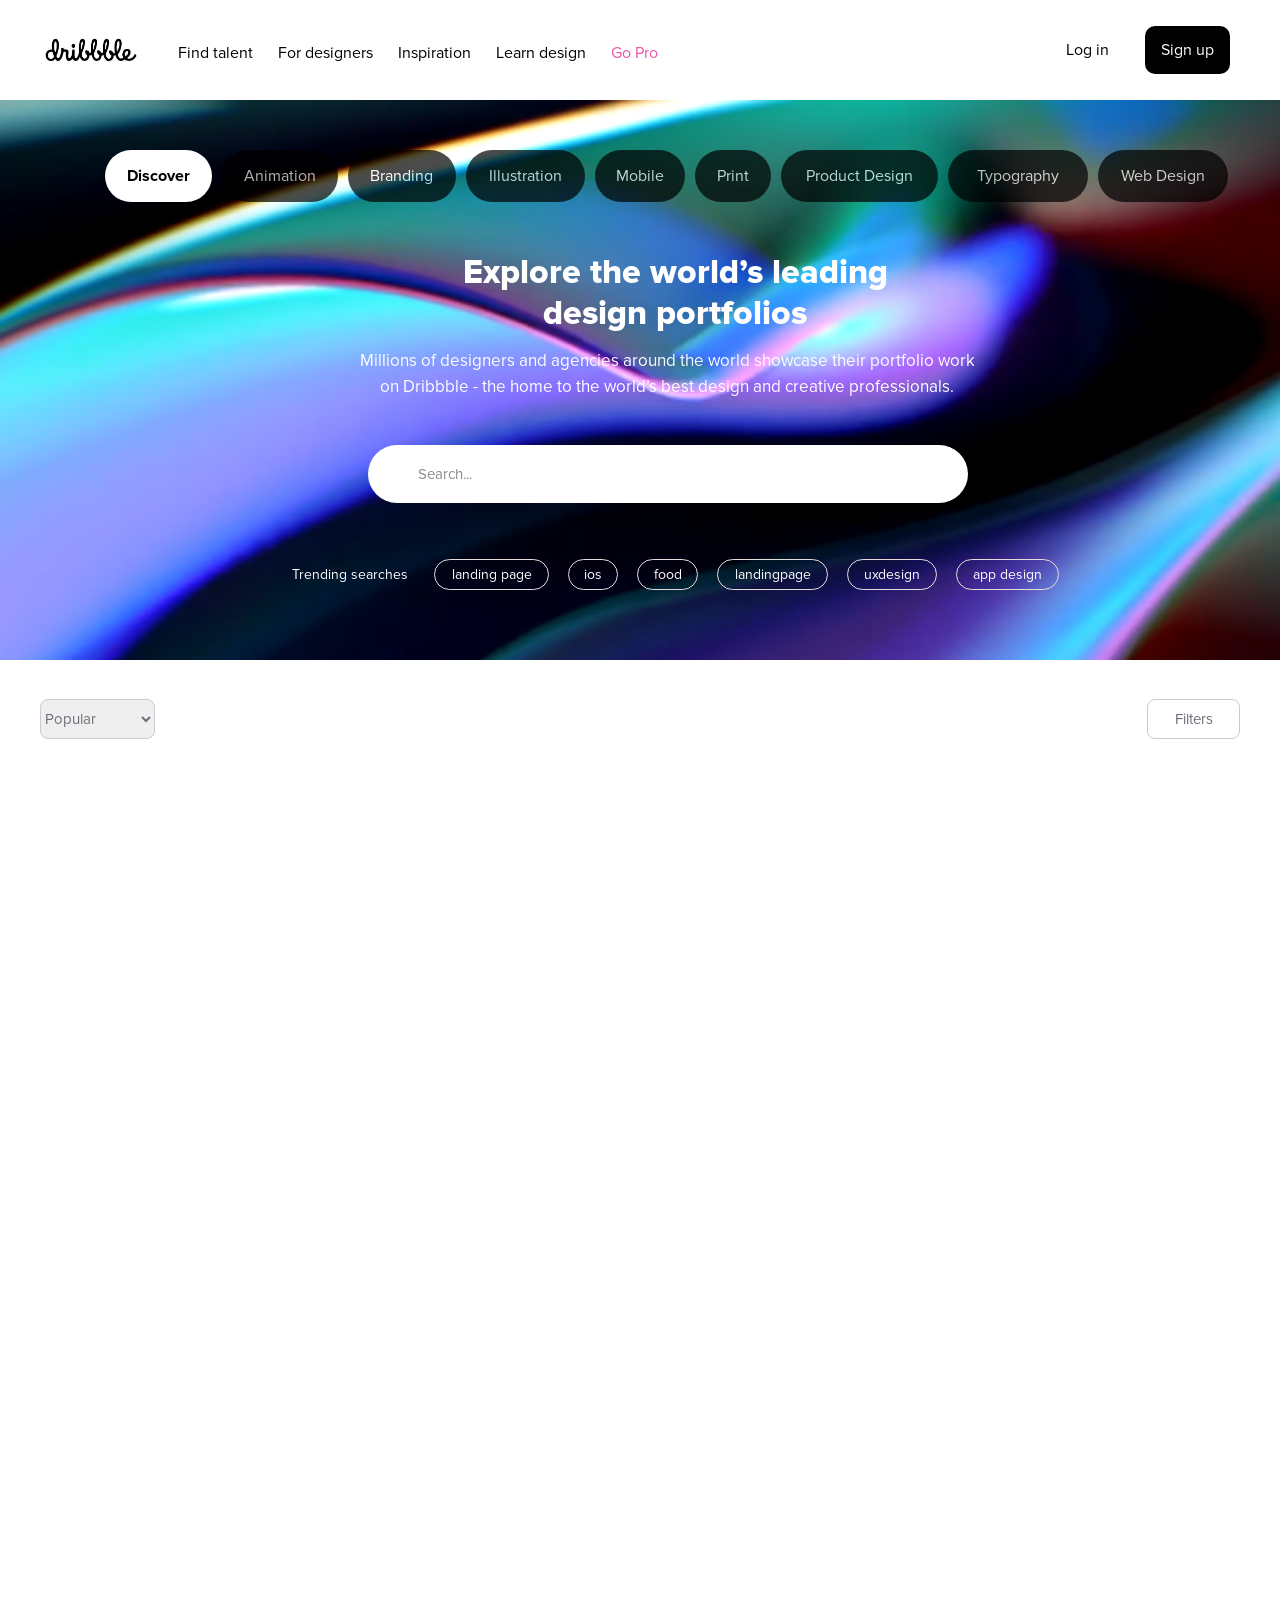
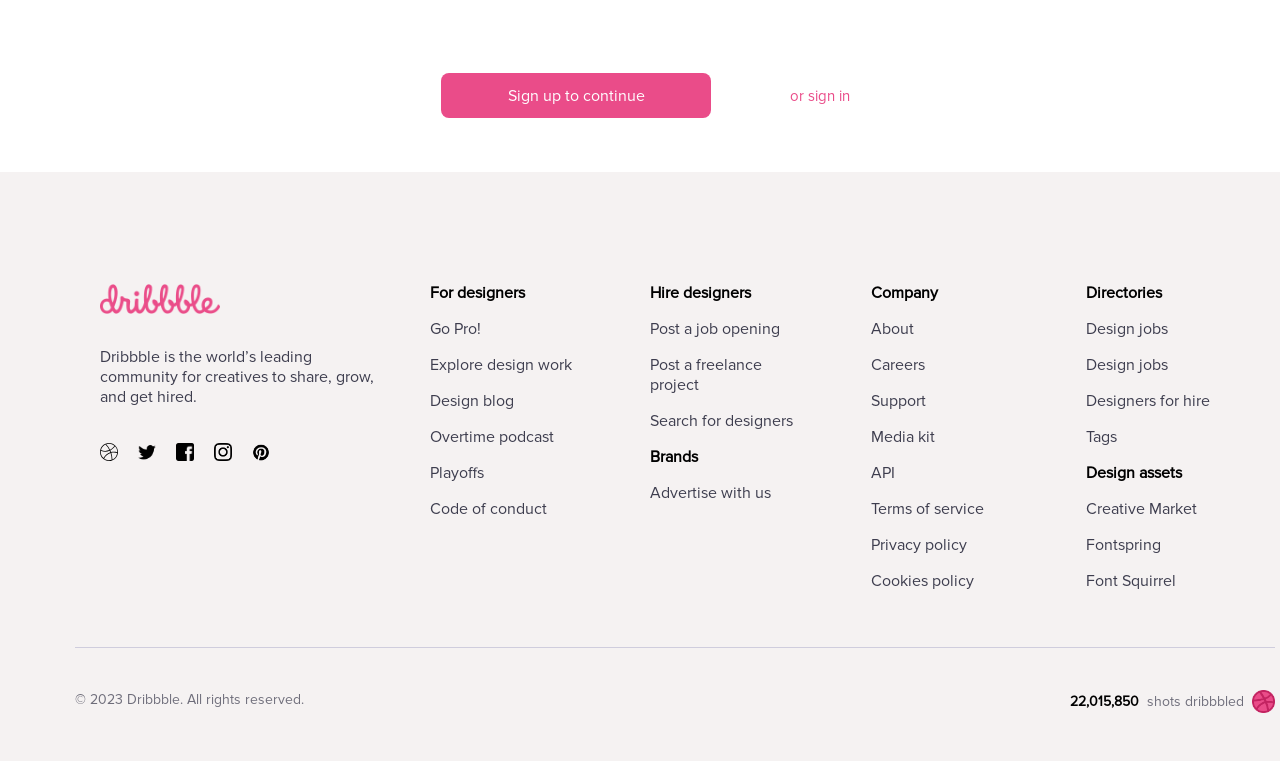
<file: index.html>
<!DOCTYPE html>
<html lang="en">
<head>
    <meta charset="UTF-8">
    <meta name="viewport" content="width=device-width, initial-scale=1.0">
    <title>Document</title>
    <link rel="stylesheet" href="style.css">
</head>
<body>
    <header class="header">
       
        <nav class="nav-bar">
            <img id="nav-logo" src="t_dribbble.jpg">
            <div class="nav-mainlist">
                <ul>
                    <li>Find talent</li>
                    <li>For designers</li>
                    <li>Inspiration</li>
                    <li>Learn design</li>
                    <li id="gopro">Go Pro</li>
                </ul>
            </div>
            <div class="nav-btn">
                <button class="nav-login">Log in</button>
                <button class="nav-signup">Sign up</button>
            </div>
        </nav>
        <div class="video">
          <div class="img-btn">
            <button class="btn1">Discover</button>
            <button class="btn2">Animation</button>
            <button class="btn3">Branding</button>
            <button class="btn4">Illustration</button>
            <button class="btn5">Mobile</button>
            <button class="btn6">Print</button>
            <button class="btn7">Product Design</button>
            <button class="btn8">Typography</button>
            <button class="btn9">Web Design</button>
          </div>
          <div class="img-txtbold">
            <h1>Explore the world’s leading design portfolios</h1>
          </div>
          <div class="img-txtp">
            <p>Millions of designers and agencies around the world showcase their portfolio work on Dribbble - the home to the world’s best design and creative professionals.</p>
          </div>
          <input id="txtbox" type="textbox" placeholder="Search...">
          <div class="img-txtp1">
            <button class="btn10">Trending searches</button>
            <button class="btn11">landing page</button>
            <button class="btn12">ios</button>
            <button class="btn13">food</button>
            <button class="btn14">landingpage</button>
            <button class="btn15">uxdesign</button>
            <button class="btn16">app design</button>
          </div>
        </div>
    </header>
    <div class="middle">
      <div class="mid">
      <div class="middle-btn">
        <select class="choice">
          <option id="popular">Popular</option>
          <option id="New">New & Noteworthy</option>
        </select>
        <button>Filters</button>
      </div>
      </div>
      <div class="cards">
        <div class="row1">
          <div class="row11">
          </div>
          <div class="row12"></div>
          <div class="row13"></div>
        </div>
        <div class="row2">
          <div class="row21"></div>
          <div class="row22"></div>
          <div class="row23"></div>
        </div>
        <div class="row3">
          <div class="row31"></div>
          <div class="row32"></div>
          <div class="row33"></div>
        </div>
      </div>
      <div class="mid-btn2">
        <button class="up">Sign up to continue</button>
        <button class="in">or sign in</button>
      </div>
    </div>
    <div class="footer">
      <div class="footer-1">
        <div class="f1">
          <img id="logo-pink" src="pngwing.com (1).png">
          <div class="f1-p">
            <p>Dribbble is the world’s leading community for creatives to share, grow, and get hired.</p>
          </div>
          <div class="media">
            <img src="dribbble-svgrepo-com.svg" >
            <img src="twitter.png" >
            <img src="Daco_5671805.png" >
            <img src="insta.png" >
            <img src="pinterest.png" >
          </div>
        </div>
        <div class="f2">
          <h3>For designers</h3>
          <ul>
            <li>Go Pro!</li>
            <li>Explore design work</li>
            <li>Design blog</li>
            <li>Overtime podcast</li>
            <li>Playoffs</li>
            <li>Code of conduct</li>
          </ul>
        </div>
        <div class="f3">
          <h3>Hire designers</h3>
          <ul>
            <li>Post a job opening</li>
            <li>Post a freelance project</li>
            <li>Search for designers</li>
          </ul>
          <h3>Brands</h3>
         <ul>
          <li>Advertise with us</li>
         </ul>
        </div>
        <div class="f4">
          <h3>Company</h3>
          <ul>
            <li>About</li>
            <li>Careers</li>
            <li>Support</li>
            <li>Media kit</li>
            <li>API</li>
            <li>Terms of service</li>
            <li>Privacy policy</li>
            <li>Cookies policy</li>
          </ul>
        </div>
        <div class="f5">
          <h3>Directories</h3>
          <ul>
            <li>Design jobs</li>
            <li>Design jobs</li>
            <li>Designers for hire</li>
            <li>Tags</li>
          </ul>
          <h3>Design assets</h3>
          <ul>
            <li>Creative Market</li>
            <li>Fontspring</li>
            <li>Font Squirrel</li>
          </ul>
        </div>
      </div>
      <div class="border"></div>
      <div class="last-footer">
        <div class="last-1">
          <p>© 2023 Dribbble. All rights reserved.</p>
        </div>
        <div class="last-2">
          <h4>22,015,850</h4>
          <p>shots dribbbled</p>
          <img src="pink logo.png">
        </div>
      
      </div>
    </div>
</body>
</html>
</file>
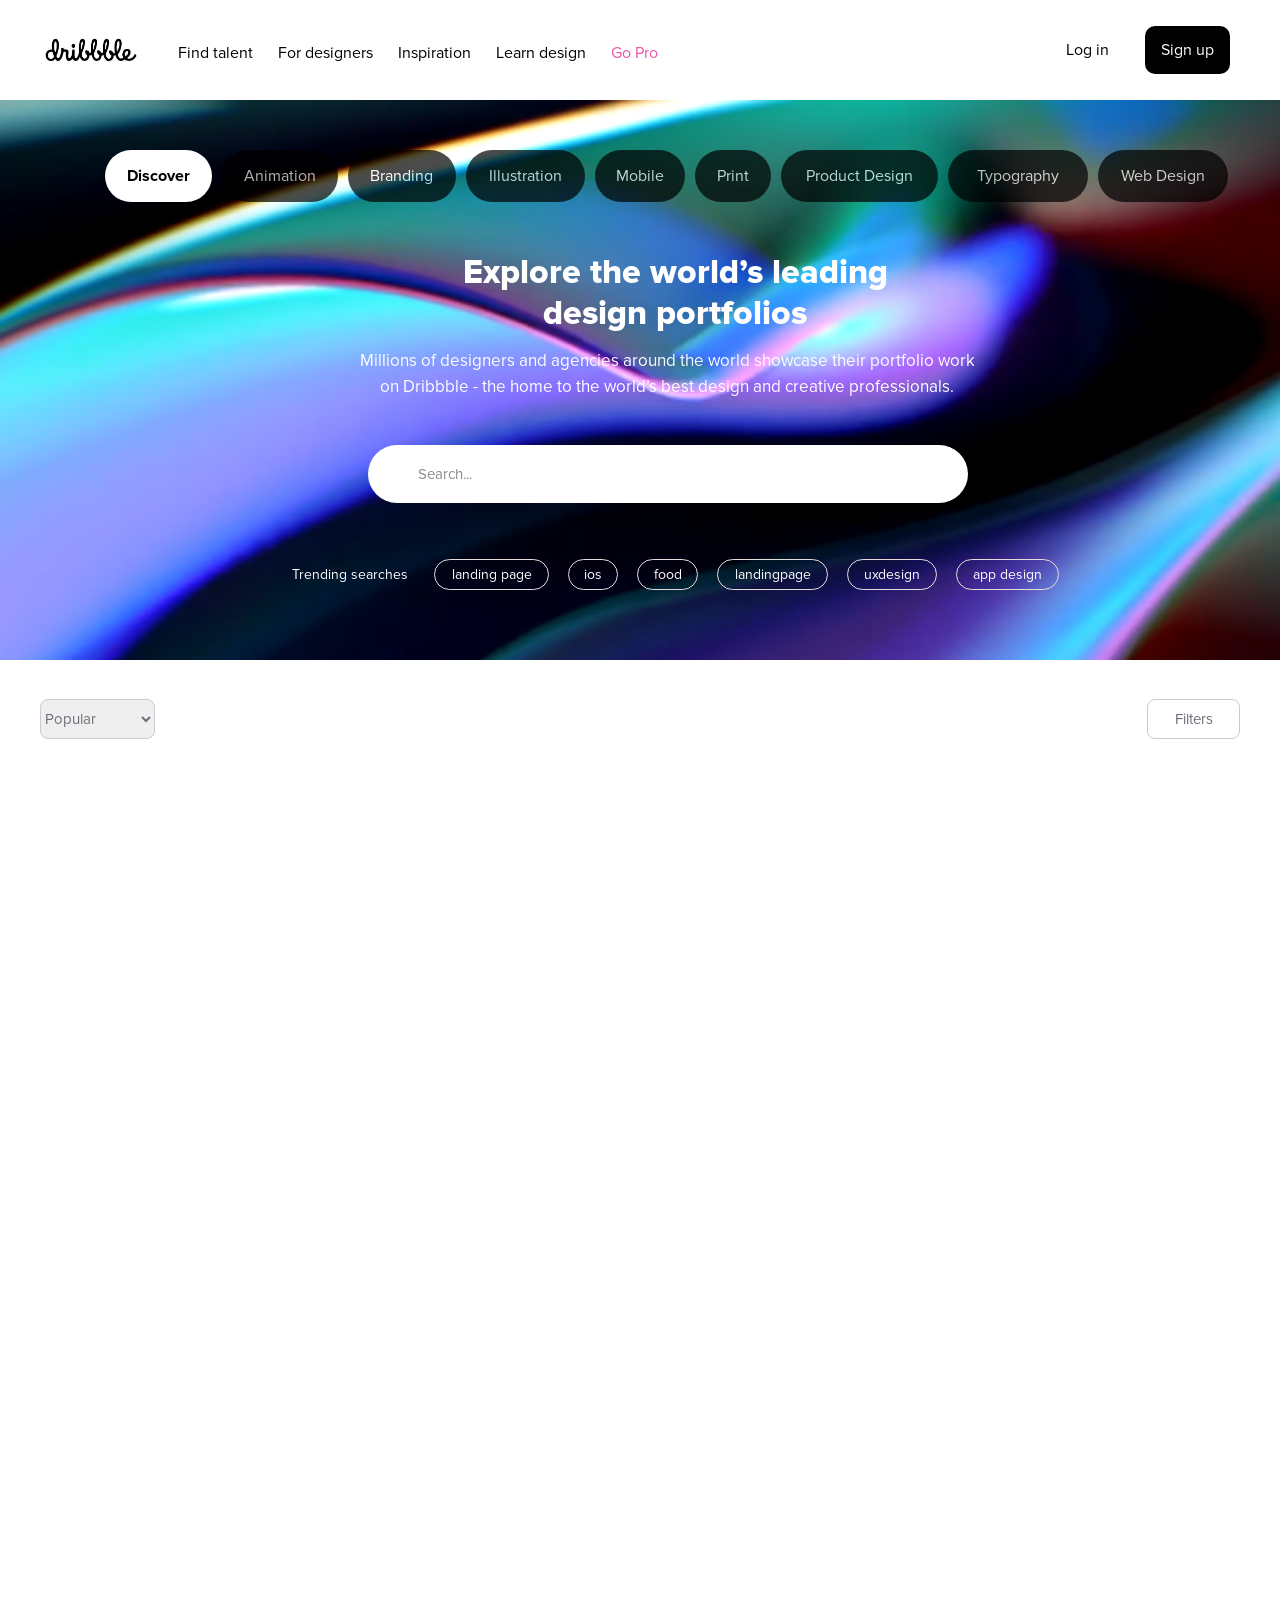
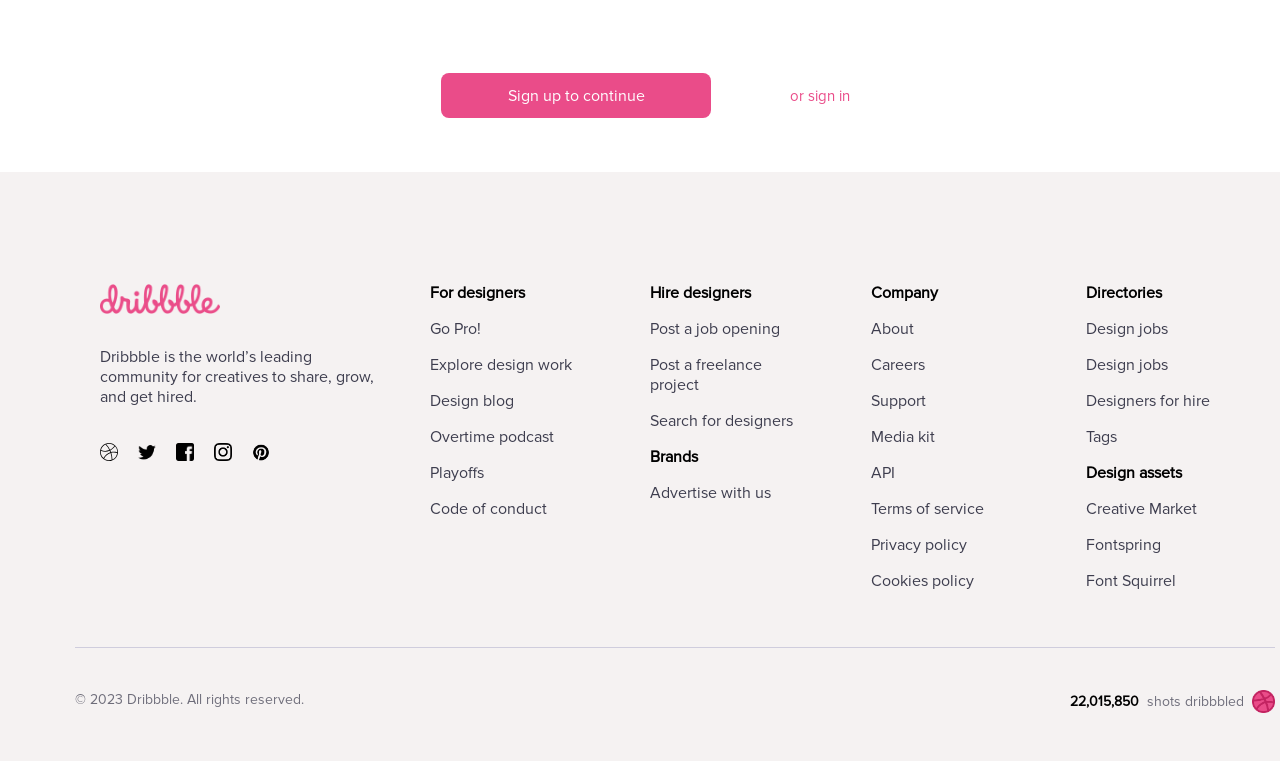
<file: dribble.html>
<!DOCTYPE html>
<html lang="en">
<head>
    <meta charset="UTF-8">
    <meta name="viewport" content="width=device-width, initial-scale=1.0">
    <title>Document</title>
    <link rel="stylesheet" href="dribble.css">
</head>
<body>
    <header class="header">
       
        <nav class="nav-bar">
            <img id="nav-logo" src="t_dribbble.jpg">
            <div class="nav-mainlist">
                <ul>
                    <li>Find talent</li>
                    <li>For designers</li>
                    <li>Inspiration</li>
                    <li>Learn design</li>
                    <li id="gopro">Go Pro</li>
                </ul>
            </div>
            <div class="nav-btn">
                <button class="nav-login">Log in</button>
                <button class="nav-signup">Sign up</button>
            </div>
        </nav>
        <div class="video">
          <div class="img-btn">
            <button class="btn1">Discover</button>
            <button class="btn2">Animation</button>
            <button class="btn3">Branding</button>
            <button class="btn4">Illustration</button>
            <button class="btn5">Mobile</button>
            <button class="btn6">Print</button>
            <button class="btn7">Product Design</button>
            <button class="btn8">Typography</button>
            <button class="btn9">Web Design</button>
          </div>
          <div class="img-txtbold">
            <h1>Explore the world’s leading design portfolios</h1>
          </div>
          <div class="img-txtp">
            <p>Millions of designers and agencies around the world showcase their portfolio work on Dribbble - the home to the world’s best design and creative professionals.</p>
          </div>
          <input id="txtbox" type="textbox" placeholder="Search...">
          <div class="img-txtp1">
            <button class="btn10">Trending searches</button>
            <button class="btn11">landing page</button>
            <button class="btn12">ios</button>
            <button class="btn13">food</button>
            <button class="btn14">landingpage</button>
            <button class="btn15">uxdesign</button>
            <button class="btn16">app design</button>
          </div>
        </div>
    </header>
    <div class="middle">
      <div class="mid">
      <div class="middle-btn">
        <select class="choice">
          <option id="popular">Popular</option>
          <option id="New">New & Noteworthy</option>
        </select>
        <button>Filters</button>
      </div>
      </div>
      <div class="cards">
        <div class="row1">
          <div class="row11">
          </div>
          <div class="row12"></div>
          <div class="row13"></div>
        </div>
        <div class="row2">
          <div class="row21"></div>
          <div class="row22"></div>
          <div class="row23"></div>
        </div>
        <div class="row3">
          <div class="row31"></div>
          <div class="row32"></div>
          <div class="row33"></div>
        </div>
      </div>
      <div class="mid-btn2">
        <button class="up">Sign up to continue</button>
        <button class="in">or sign in</button>
      </div>
    </div>
    <div class="footer">
      <div class="footer-1">
        <div class="f1">
          <img id="logo-pink" src="pngwing.com (1).png">
          <div class="f1-p">
            <p>Dribbble is the world’s leading community for creatives to share, grow, and get hired.</p>
          </div>
          <div class="media">
            <img src="dribbble-svgrepo-com.svg" >
            <img src="twitter.png" >
            <img src="Daco_5671805.png" >
            <img src="insta.png" >
            <img src="pinterest.png" >
          </div>
        </div>
        <div class="f2">
          <h3>For designers</h3>
          <ul>
            <li>Go Pro!</li>
            <li>Explore design work</li>
            <li>Design blog</li>
            <li>Overtime podcast</li>
            <li>Playoffs</li>
            <li>Code of conduct</li>
          </ul>
        </div>
        <div class="f3">
          <h3>Hire designers</h3>
          <ul>
            <li>Post a job opening</li>
            <li>Post a freelance project</li>
            <li>Search for designers</li>
          </ul>
          <h3>Brands</h3>
         <ul>
          <li>Advertise with us</li>
         </ul>
        </div>
        <div class="f4">
          <h3>Company</h3>
          <ul>
            <li>About</li>
            <li>Careers</li>
            <li>Support</li>
            <li>Media kit</li>
            <li>API</li>
            <li>Terms of service</li>
            <li>Privacy policy</li>
            <li>Cookies policy</li>
          </ul>
        </div>
        <div class="f5">
          <h3>Directories</h3>
          <ul>
            <li>Design jobs</li>
            <li>Design jobs</li>
            <li>Designers for hire</li>
            <li>Tags</li>
          </ul>
          <h3>Design assets</h3>
          <ul>
            <li>Creative Market</li>
            <li>Fontspring</li>
            <li>Font Squirrel</li>
          </ul>
        </div>
      </div>
      <div class="border"></div>
      <div class="last-footer">
        <div class="last-1">
          <p>© 2023 Dribbble. All rights reserved.</p>
        </div>
        <div class="last-2">
          <h4>22,015,850</h4>
          <p>shots dribbbled</p>
          <img src="pink logo.png">
        </div>
      
      </div>
    </div>
</body>
</html>
</file>
<file: style.css>
@font-face {
    font-family: myfont-thin;
    src: url(fonts/Proxima\ Nova\ Thin.otf);
}
@font-face {
    font-family: myfont-regular;
    src: url(fonts/ProximaNova-Regular.otf);
}
@font-face {
    font-family: myfont-bold;
    src: url(fonts/Proxima\ Nova\ Bold.otf);
}
@font-face {
    font-family: myfont-black;
    src: url(fonts/Proxima\ Nova\ Extrabold.otf);
}
*{
    margin: 0;
    padding: 0;
    box-sizing:border-box ;
}
.header{
    height: 659px;
    width: 100%;
    background-color: brown;
}
.nav-bar{
    width: 100%;
    height: 100px;
    background-color:#fff;
    display: flex;
    justify-content: center;
    align-items: center;
}
#nav-logo{
    width: 118px ;
    height: 78px;
    margin-left: 39px;
}
.nav-mainlist{
    width: 659px;
    height: 14px;
  
}
.nav-mainlist ul{
    margin-left: 10px;
    display: flex;
    list-style: none;
    font-size: 16px;
    font-family: myfont-regular;
}
.nav-mainlist li{
    cursor: pointer;
    transition: all 0.8s ease;
}
.nav-mainlist li{
    margin-left: 25px;
}
#gopro{
    color: #ec54a7;
}
.nav-mainlist li:hover{
    color: grey;
}
#gopro:hover{
    color: #eb82c1;
}
.nav-btn{
    width: 659px;
    height: 48px;
    display: flex;
    justify-content: flex-end;
    margin-right: 50px;
   
} 
.nav-login{
    width: 66px;
    height: 40px;  
    border: none;
    margin-top: 4px;  
    font-size: 16px;
    background-color: inherit;
    font-family: myfont-regular;
    cursor: pointer;
    transition: all 0.8s ease;
}  
.nav-signup{
    width: 85px;
    height: 48px;
    margin-left: 24px;
    background-color:black;
    border-radius: 10px;
    color: white;
    border: none;
    font-size: 16px;
    font-family: myfont-regular;
    cursor: pointer;
    transition: all 0.5s ease;
}
.nav-login:hover{
    color: rgb(121, 109, 109);
}
.nav-signup:hover{
    background-color:#2e2e36 ;
}
.video{
    height: 560px;
    width:100%;
    background-color: #eb82c1;
    background-image: url(img.png);
    background-repeat: no-repeat;
    background-size: 1500px;
    /* display: flex;
    justify-content: center; */
    /* display: flex;
    justify-content: center;
    align-items: center; */
    

}
.img-btn {
    width: 1160px;
    height: 52px;
    display: flex;
    /* margin-top: 50px; */
    padding-top: 50px;
    position: relative;
    left: 100px;
}
.img-btn button{
    margin:0 5px ;
    padding:16px 20px ;
    font-size: 16px;
    font-family: myfont-regular;
    border-radius: 50px;
    background-color: black;
    opacity: 0.7;
    border: none;
    color: white;
}
.img-btn .btn1{
    width: 106.52px;
    height: 52px;
    background-color: #fff;
    opacity: 1;
    color: black;
    font-family: myfont-bold;
   
}
.btn2{
    width: 116px;
    height: 52px;
    cursor: pointer;
}
.btn3{
    width:108px ;
    height:52px ;
    cursor: pointer;
}
.btn4{
    width: 119px;
    height: 52px;
    cursor: pointer;
}
.btn5{
    width:90px ;
    height:52px ;
    cursor: pointer;
}
.btn6{
    width: 76px;
    height: 52px;
    cursor: pointer;
}
.btn7{
    width:157px ;
    height: 52px; 
    cursor: pointer;
   
}
.btn8{
    width: 140px; ;
    height: 52px;;
    cursor: pointer;
}
.btn9{
    width: 130px;
    height: 52px; ;
    cursor: pointer;
}
.btn2:hover{
    color: black;
    font-family: myfont-thin;
    background-color: white;
    opacity: 1;
    font-family: myfont-regular;
}
.btn3:hover{
    color: black;
    font-family: myfont-thin;
    background-color: white;
    opacity: 1;
    font-family: myfont-regular;
}
.btn4:hover{
    color: black;
    font-family: myfont-thin;
    background-color: white;
    opacity: 1;
    font-family: myfont-regular;
}
.btn5:hover{
    color: black;
    font-family: myfont-thin;
    background-color: white;
    opacity: 1;
    font-family: myfont-regular;
}
.btn6:hover{
    color: black;
    font-family: myfont-thin;
    background-color: white;
    opacity: 1;
    font-family: myfont-regular;
}
.btn7:hover{
    color: black;
    font-family: myfont-thin;
    background-color: white;
    opacity: 1;
    font-family: myfont-regular;
}
.btn8:hover{
    color: black;
    font-family: myfont-thin;
    background-color: white;
    opacity: 1;
    font-family: myfont-regular;
}
.btn9:hover{
    color: black;
    font-family: myfont-thin;
    background-color: white;
    opacity: 1;
    font-family: myfont-regular;
}
.img-txtbold{
    width: 450px;
    height: 80px;
    position: relative;
    left: 450px;
  
}
.img-txtbold h1{
    color: #fff;
    font-size: 34px;
    margin-top: 100px;
    text-align: center;
    font-family: myfont-black;

}
.img-txtp{
    width: 624px;
    height: 56px;
    margin: 16px 0;
}
.img-txtp p{
    font-size: 17px;
    font-family: myfont-regular;
    color: white;
    position: relative;
    left: 355px;
    text-align: center;
    line-height: 1.5;
}
#txtbox{
    width: 600px;
    height: 58px;
    border-radius: 50px;
    border: none;
    border-style: none;
    position: relative;
    left: 368px;
    margin-top: 25px;
    outline: none;
}
::placeholder{
    font-size:15px ;
    font-family: myfont-regular;
    padding-left: 50px;
    color: rgb(145, 138, 138);
}
.img-txtp1{
    width: 1082px;
    height:40px ;
    /* background-color: #ec54a7; */
    margin-top: 50px;
    margin-left: 120px;
}
.img-txtp1 button{
    font-size: 14px;
    font-family: myfont-regular;
    color: #fff;
    background-color: inherit;
    border: .5px solid #e6dada;
    margin-right:15px ;
    margin-top: 6px;
    border-radius: 50px;

}
.img-txtp1 .btn10{
    width: 130px;
    height: 14px;
    font-size: 14px;
    margin-left: 165px;
    border: none;
}
.btn11{
    width: 115px;
    height:31px ;
    cursor: pointer;
}
.btn12{
    width: 50px;
    height: 31px;
    cursor: pointer;
}
.btn13{
    width: 61px;
    height: 31px;
    cursor: pointer;
}
.btn14{
    width: 111px;
    height: 31px;
    cursor: pointer;
}
.btn15{
    width:90px ;
    height:31px ;
    cursor: pointer;
}
.btn16{
    width: 103px;
    height:31px ;
    cursor: pointer;
}
.img-txtp1 button:hover{
    
    border: 1.8px solid white;
}
.img-txtp1 .btn10:hover{
    border: none;
}
.middle{
    height: 1073px;
    color: #fff;
    margin-top: 40px;
}
.mid{
  
    display: flex;
    justify-content: center;

}
.middle-btn{
    width: 1200px;
    height: 40px;
    /* background-color: #ec54a7; */
    display: flex;
    justify-content: space-between;
    
    
}
.choice{
    width: 115px;
    height: 40px;
    font-size: 15px;
    font-family: myfont-regular;
    color: #6e6d7a;
    border-radius: 8px;
    border: 1px solid #cbcad4;
    outline: none;
    cursor: pointer;
    transition: all .2s ease;
}
.choice:hover{
    border: 3px solid rgb(250, 206, 213);
}
.middle-btn button{
    width: 93px;
    height: 40px;
    font-size: 15px;
    font-family: myfont-regular;
    color: #6e6d7a;
    border-radius: 8px;
    border: 1px solid #cbcad4;
    background-color: #fff;
}
.middle .cards{
    width: 1200px;
    height: 849px;
    margin-top: 30px;
    margin-left: 75px;
   
}
.row1{
    width: 1200px;
    height: 250px;
    margin-bottom: 50px;
    display: flex;
}
.row1 div{
    width: 373.2px;
    height: 250px;
    border-radius: 8px;
}
.row11{
    margin-right: 40px;
    background-size: 100%;
    background-image: url(https://cdn.dribbble.com/userupload/8625761/file/original-0ba0c4029584134b96e5335073f59f1f.jpg?compress=1&resize=752x);
}
.row12{
    margin-right: 40px;
    background-image: url(https://cdn.dribbble.com/userupload/8625456/file/original-fcfae71640fd191faeb26b57932e4925.png?compress=1&resize=752x);
    background-size: 100%;
}
.row13{
    background-image: url(https://media-www.sqspcdn.com/images/pages/tour/overview-websites/hero/variant-1/scroll-desktop-750w.png);
    background-size: 100%;
}
.row2{
    width: 1200px;
    height: 250px;
    margin-bottom: 50px;
    display: flex;
   
}
.row2 div{
    width: 373.2px;
    height: 250px;
    border-radius: 8px;
    
}
.row21{
    margin-right: 40px;
    background-image: url(https://cdn.dribbble.com/userupload/8580706/file/original-7c57a32a4ebad91d8f177fbde3963b29.png?compress=1&resize=752x);
    background-size: 100%;
}
.row22{
    margin-right: 40px;
    background-image: url(https://cdn.dribbble.com/userupload/8621976/file/original-c69354bd0ab827482b1998669f1d63ca.png?compress=1&resize=752x);
    background-size: 100%;
}
.row23{
    background-image: url(https://cdn.dribbble.com/userupload/8567384/file/original-0a5c29350e2e9fac7e2bffcb447e76db.png?compress=1&resize=752x);
    background-size: 100%;
}
.row3{
    width: 1200px;
    height: 250px;
    margin-bottom: 50px;
    display: flex;
   
}
.row3 div{
    width: 373.2px;
    height: 250px;
    border-radius: 8px;
}
.row31{
    margin-right: 40px;
    background-image: url(https://cdn.dribbble.com/userupload/8624716/file/original-2c6044a0c2238b6e577043b7e2564b40.jpg?compress=1&resize=752x);
    background-size: 100%;
}
.row32{
    margin-right: 40px;
    background-image: url(https://cdn.dribbble.com/userupload/8620169/file/original-7d8d8760967967eb0d51f7b82321bbc4.png?compress=1&resize=752x);
    background-size: 100%;
}
.row33{
    background-image: url(https://cdn.dribbble.com/userupload/8620270/file/original-1db89606919ef08701d22edd8fc4eb1d.png?compress=1&resize=752x);
    background-size: 100%;
}
.mid-btn2{
    width: 1200px;
    height: 55px;
    /* background-color: black; */
    display: flex;
    justify-content: center;
    align-items: center;
    margin:50px 0 50px 75px;
    
}
.up{
    width: 270px;
    height: 45px;
    font-size: 16px;
    font-family: myfont-regular;
    margin-right: 20px;
    background-color: #ea4c89;
    color: #fff;
    border-radius: 8px;
    border: none;
    cursor: pointer;
}
.in{
    width: 178px;
    height: 17px;
    font-size: 15px;
    font-family: myfont-regular;
    color: #ea4c89;
    background-color: inherit;
    border: none;
    cursor: pointer;
}
.up:hover{
    background-color: #e977a2;
}
.in:hover{
    color:#e977a2 ;
}

.footer{
    height: 589px;
    background-color:#f5f2f2;
}
.footer-1{
    width: 1200px;
    height: 400px;
    margin-left: 100px;
    position: relative;
    top: 65px;
    display: flex;
    justify-content: center;
    align-items: center;
}
.footer-1 div{
    width:240px;
    height: 340px;
}
.footer-1 li{
    font-size: 16px;
    margin-top: 16px;
    font-family: myfont-regular;
    color: #3d3d4e;
    list-style: none;
    cursor: pointer;
    transition: all .5s ease;
}
.footer-1 li:hover{
    color: black;
}
.footer-1 h3{
    font-size: 16px;
    font-family: myfont-regular;
    color: black;
    margin-top: 16px;
}
.f1{
    margin-right: 90px;
}
.f1 img{
    width: 120px;
    height: 120px;
    position: relative;
    top: -28px;
}
.footer-1 .f1-p{
    width: 280px;
    height: 60px;
    background-color: #f5f2f2;
    position: relative;
    top: -44px;
}
.f1-p p{
    font-size: 16px;
    font-family: myfont-regular;
    line-height: 20px;
    color:#3d3d4e;
   
}
.footer-1 .media{
    width: 280px;
    height: 31px;
    display: flex;
}
.media img{
    width: 18px;
    height: 18px;
    margin: 20px 20px 0 0;
}
.f2 {
    padding-right: 50px;
}
 .f3 {
    padding-right: 70px;
}
.border{
    width: 1200px;
    height: 1px;
    background-color: #cfcddd;
    position: relative;
    top: 75px;
    left: 75px;
}
.last-footer{
    width: 1200px;
    height: 20px;
    display: flex;
    justify-content: space-between;
    position: relative;
    top: 118px;
    left: 75px;
}
.last-1{
    width: 236px;
    height: 20px;
}
.last-2{
    width: 178x;
    height: 20px;
}
.last-1 p{
    font-size: 14px;
    font-family: myfont-regular;
    color: #6e6d7a;
}
.last-2 h4{
    font-size: 14px;
    color: black;
    margin-right: 8px;
}
.last-2{
    font-size: 14px;
    font-family: myfont-regular;
    color: #6e6d7a;
    display: flex;
    justify-content: center;
    align-items: center;
}
.last-2 img{
    width: 23px;
    height: 23px;
    margin-left: 8px;
}
</file>
<file: dribble.css>
@font-face {
    font-family: myfont-thin;
    src: url(fonts/Proxima\ Nova\ Thin.otf);
}
@font-face {
    font-family: myfont-regular;
    src: url(fonts/ProximaNova-Regular.otf);
}
@font-face {
    font-family: myfont-bold;
    src: url(fonts/Proxima\ Nova\ Bold.otf);
}
@font-face {
    font-family: myfont-black;
    src: url(fonts/Proxima\ Nova\ Extrabold.otf);
}
*{
    margin: 0;
    padding: 0;
    box-sizing:border-box ;
}
.header{
    height: 659px;
    width: 100%;
    background-color: brown;
}
.nav-bar{
    width: 100%;
    height: 100px;
    background-color:#fff;
    display: flex;
    justify-content: center;
    align-items: center;
}
#nav-logo{
    width: 118px ;
    height: 78px;
    margin-left: 39px;
}
.nav-mainlist{
    width: 659px;
    height: 14px;
  
}
.nav-mainlist ul{
    margin-left: 10px;
    display: flex;
    list-style: none;
    font-size: 16px;
    font-family: myfont-regular;
}
.nav-mainlist li{
    cursor: pointer;
    transition: all 0.8s ease;
}
.nav-mainlist li{
    margin-left: 25px;
}
#gopro{
    color: #ec54a7;
}
.nav-mainlist li:hover{
    color: grey;
}
#gopro:hover{
    color: #eb82c1;
}
.nav-btn{
    width: 659px;
    height: 48px;
    display: flex;
    justify-content: flex-end;
    margin-right: 50px;
   
} 
.nav-login{
    width: 66px;
    height: 40px;  
    border: none;
    margin-top: 4px;  
    font-size: 16px;
    background-color: inherit;
    font-family: myfont-regular;
    cursor: pointer;
    transition: all 0.8s ease;
}  
.nav-signup{
    width: 85px;
    height: 48px;
    margin-left: 24px;
    background-color:black;
    border-radius: 10px;
    color: white;
    border: none;
    font-size: 16px;
    font-family: myfont-regular;
    cursor: pointer;
    transition: all 0.5s ease;
}
.nav-login:hover{
    color: rgb(121, 109, 109);
}
.nav-signup:hover{
    background-color:#2e2e36 ;
}
.video{
    height: 560px;
    width:100%;
    background-color: #eb82c1;
    background-image: url(img.png);
    background-repeat: no-repeat;
    background-size: 1500px;
    /* display: flex;
    justify-content: center; */
    /* display: flex;
    justify-content: center;
    align-items: center; */
    

}
.img-btn {
    width: 1160px;
    height: 52px;
    display: flex;
    /* margin-top: 50px; */
    padding-top: 50px;
    position: relative;
    left: 100px;
}
.img-btn button{
    margin:0 5px ;
    padding:16px 20px ;
    font-size: 16px;
    font-family: myfont-regular;
    border-radius: 50px;
    background-color: black;
    opacity: 0.7;
    border: none;
    color: white;
}
.img-btn .btn1{
    width: 106.52px;
    height: 52px;
    background-color: #fff;
    opacity: 1;
    color: black;
    font-family: myfont-bold;
   
}
.btn2{
    width: 116px;
    height: 52px;
    cursor: pointer;
}
.btn3{
    width:108px ;
    height:52px ;
    cursor: pointer;
}
.btn4{
    width: 119px;
    height: 52px;
    cursor: pointer;
}
.btn5{
    width:90px ;
    height:52px ;
    cursor: pointer;
}
.btn6{
    width: 76px;
    height: 52px;
    cursor: pointer;
}
.btn7{
    width:157px ;
    height: 52px; 
    cursor: pointer;
   
}
.btn8{
    width: 140px; ;
    height: 52px;;
    cursor: pointer;
}
.btn9{
    width: 130px;
    height: 52px; ;
    cursor: pointer;
}
.btn2:hover{
    color: black;
    font-family: myfont-thin;
    background-color: white;
    opacity: 1;
    font-family: myfont-regular;
}
.btn3:hover{
    color: black;
    font-family: myfont-thin;
    background-color: white;
    opacity: 1;
    font-family: myfont-regular;
}
.btn4:hover{
    color: black;
    font-family: myfont-thin;
    background-color: white;
    opacity: 1;
    font-family: myfont-regular;
}
.btn5:hover{
    color: black;
    font-family: myfont-thin;
    background-color: white;
    opacity: 1;
    font-family: myfont-regular;
}
.btn6:hover{
    color: black;
    font-family: myfont-thin;
    background-color: white;
    opacity: 1;
    font-family: myfont-regular;
}
.btn7:hover{
    color: black;
    font-family: myfont-thin;
    background-color: white;
    opacity: 1;
    font-family: myfont-regular;
}
.btn8:hover{
    color: black;
    font-family: myfont-thin;
    background-color: white;
    opacity: 1;
    font-family: myfont-regular;
}
.btn9:hover{
    color: black;
    font-family: myfont-thin;
    background-color: white;
    opacity: 1;
    font-family: myfont-regular;
}
.img-txtbold{
    width: 450px;
    height: 80px;
    position: relative;
    left: 450px;
  
}
.img-txtbold h1{
    color: #fff;
    font-size: 34px;
    margin-top: 100px;
    text-align: center;
    font-family: myfont-black;

}
.img-txtp{
    width: 624px;
    height: 56px;
    margin: 16px 0;
}
.img-txtp p{
    font-size: 17px;
    font-family: myfont-regular;
    color: white;
    position: relative;
    left: 355px;
    text-align: center;
    line-height: 1.5;
}
#txtbox{
    width: 600px;
    height: 58px;
    border-radius: 50px;
    border: none;
    border-style: none;
    position: relative;
    left: 368px;
    margin-top: 25px;
    outline: none;
}
::placeholder{
    font-size:15px ;
    font-family: myfont-regular;
    padding-left: 50px;
    color: rgb(145, 138, 138);
}
.img-txtp1{
    width: 1082px;
    height:40px ;
    /* background-color: #ec54a7; */
    margin-top: 50px;
    margin-left: 120px;
}
.img-txtp1 button{
    font-size: 14px;
    font-family: myfont-regular;
    color: #fff;
    background-color: inherit;
    border: .5px solid #e6dada;
    margin-right:15px ;
    margin-top: 6px;
    border-radius: 50px;

}
.img-txtp1 .btn10{
    width: 130px;
    height: 14px;
    font-size: 14px;
    margin-left: 165px;
    border: none;
}
.btn11{
    width: 115px;
    height:31px ;
    cursor: pointer;
}
.btn12{
    width: 50px;
    height: 31px;
    cursor: pointer;
}
.btn13{
    width: 61px;
    height: 31px;
    cursor: pointer;
}
.btn14{
    width: 111px;
    height: 31px;
    cursor: pointer;
}
.btn15{
    width:90px ;
    height:31px ;
    cursor: pointer;
}
.btn16{
    width: 103px;
    height:31px ;
    cursor: pointer;
}
.img-txtp1 button:hover{
    
    border: 1.8px solid white;
}
.img-txtp1 .btn10:hover{
    border: none;
}
.middle{
    height: 1073px;
    color: #fff;
    margin-top: 40px;
}
.mid{
  
    display: flex;
    justify-content: center;

}
.middle-btn{
    width: 1200px;
    height: 40px;
    /* background-color: #ec54a7; */
    display: flex;
    justify-content: space-between;
    
    
}
.choice{
    width: 115px;
    height: 40px;
    font-size: 15px;
    font-family: myfont-regular;
    color: #6e6d7a;
    border-radius: 8px;
    border: 1px solid #cbcad4;
    outline: none;
    cursor: pointer;
    transition: all .2s ease;
}
.choice:hover{
    border: 3px solid rgb(250, 206, 213);
}
.middle-btn button{
    width: 93px;
    height: 40px;
    font-size: 15px;
    font-family: myfont-regular;
    color: #6e6d7a;
    border-radius: 8px;
    border: 1px solid #cbcad4;
    background-color: #fff;
}
.middle .cards{
    width: 1200px;
    height: 849px;
    margin-top: 30px;
    margin-left: 75px;
   
}
.row1{
    width: 1200px;
    height: 250px;
    margin-bottom: 50px;
    display: flex;
}
.row1 div{
    width: 373.2px;
    height: 250px;
    border-radius: 8px;
}
.row11{
    margin-right: 40px;
    background-size: 100%;
    background-image: url(https://cdn.dribbble.com/userupload/8625761/file/original-0ba0c4029584134b96e5335073f59f1f.jpg?compress=1&resize=752x);
}
.row12{
    margin-right: 40px;
    background-image: url(https://cdn.dribbble.com/userupload/8625456/file/original-fcfae71640fd191faeb26b57932e4925.png?compress=1&resize=752x);
    background-size: 100%;
}
.row13{
    background-image: url(https://media-www.sqspcdn.com/images/pages/tour/overview-websites/hero/variant-1/scroll-desktop-750w.png);
    background-size: 100%;
}
.row2{
    width: 1200px;
    height: 250px;
    margin-bottom: 50px;
    display: flex;
   
}
.row2 div{
    width: 373.2px;
    height: 250px;
    border-radius: 8px;
    
}
.row21{
    margin-right: 40px;
    background-image: url(https://cdn.dribbble.com/userupload/8580706/file/original-7c57a32a4ebad91d8f177fbde3963b29.png?compress=1&resize=752x);
    background-size: 100%;
}
.row22{
    margin-right: 40px;
    background-image: url(https://cdn.dribbble.com/userupload/8621976/file/original-c69354bd0ab827482b1998669f1d63ca.png?compress=1&resize=752x);
    background-size: 100%;
}
.row23{
    background-image: url(https://cdn.dribbble.com/userupload/8567384/file/original-0a5c29350e2e9fac7e2bffcb447e76db.png?compress=1&resize=752x);
    background-size: 100%;
}
.row3{
    width: 1200px;
    height: 250px;
    margin-bottom: 50px;
    display: flex;
   
}
.row3 div{
    width: 373.2px;
    height: 250px;
    border-radius: 8px;
}
.row31{
    margin-right: 40px;
    background-image: url(https://cdn.dribbble.com/userupload/8624716/file/original-2c6044a0c2238b6e577043b7e2564b40.jpg?compress=1&resize=752x);
    background-size: 100%;
}
.row32{
    margin-right: 40px;
    background-image: url(https://cdn.dribbble.com/userupload/8620169/file/original-7d8d8760967967eb0d51f7b82321bbc4.png?compress=1&resize=752x);
    background-size: 100%;
}
.row33{
    background-image: url(https://cdn.dribbble.com/userupload/8620270/file/original-1db89606919ef08701d22edd8fc4eb1d.png?compress=1&resize=752x);
    background-size: 100%;
}
.mid-btn2{
    width: 1200px;
    height: 55px;
    /* background-color: black; */
    display: flex;
    justify-content: center;
    align-items: center;
    margin:50px 0 50px 75px;
    
}
.up{
    width: 270px;
    height: 45px;
    font-size: 16px;
    font-family: myfont-regular;
    margin-right: 20px;
    background-color: #ea4c89;
    color: #fff;
    border-radius: 8px;
    border: none;
    cursor: pointer;
}
.in{
    width: 178px;
    height: 17px;
    font-size: 15px;
    font-family: myfont-regular;
    color: #ea4c89;
    background-color: inherit;
    border: none;
    cursor: pointer;
}
.up:hover{
    background-color: #e977a2;
}
.in:hover{
    color:#e977a2 ;
}

.footer{
    height: 589px;
    background-color:#f5f2f2;
}
.footer-1{
    width: 1200px;
    height: 400px;
    margin-left: 100px;
    position: relative;
    top: 65px;
    display: flex;
    justify-content: center;
    align-items: center;
}
.footer-1 div{
    width:240px;
    height: 340px;
}
.footer-1 li{
    font-size: 16px;
    margin-top: 16px;
    font-family: myfont-regular;
    color: #3d3d4e;
    list-style: none;
    cursor: pointer;
    transition: all .5s ease;
}
.footer-1 li:hover{
    color: black;
}
.footer-1 h3{
    font-size: 16px;
    font-family: myfont-regular;
    color: black;
    margin-top: 16px;
}
.f1{
    margin-right: 90px;
}
.f1 img{
    width: 120px;
    height: 120px;
    position: relative;
    top: -28px;
}
.footer-1 .f1-p{
    width: 280px;
    height: 60px;
    background-color: #f5f2f2;
    position: relative;
    top: -44px;
}
.f1-p p{
    font-size: 16px;
    font-family: myfont-regular;
    line-height: 20px;
    color:#3d3d4e;
   
}
.footer-1 .media{
    width: 280px;
    height: 31px;
    display: flex;
}
.media img{
    width: 18px;
    height: 18px;
    margin: 20px 20px 0 0;
}
.f2 {
    padding-right: 50px;
}
 .f3 {
    padding-right: 70px;
}
.border{
    width: 1200px;
    height: 1px;
    background-color: #cfcddd;
    position: relative;
    top: 75px;
    left: 75px;
}
.last-footer{
    width: 1200px;
    height: 20px;
    display: flex;
    justify-content: space-between;
    position: relative;
    top: 118px;
    left: 75px;
}
.last-1{
    width: 236px;
    height: 20px;
}
.last-2{
    width: 178x;
    height: 20px;
}
.last-1 p{
    font-size: 14px;
    font-family: myfont-regular;
    color: #6e6d7a;
}
.last-2 h4{
    font-size: 14px;
    color: black;
    margin-right: 8px;
}
.last-2{
    font-size: 14px;
    font-family: myfont-regular;
    color: #6e6d7a;
    display: flex;
    justify-content: center;
    align-items: center;
}
.last-2 img{
    width: 23px;
    height: 23px;
    margin-left: 8px;
}
</file>
